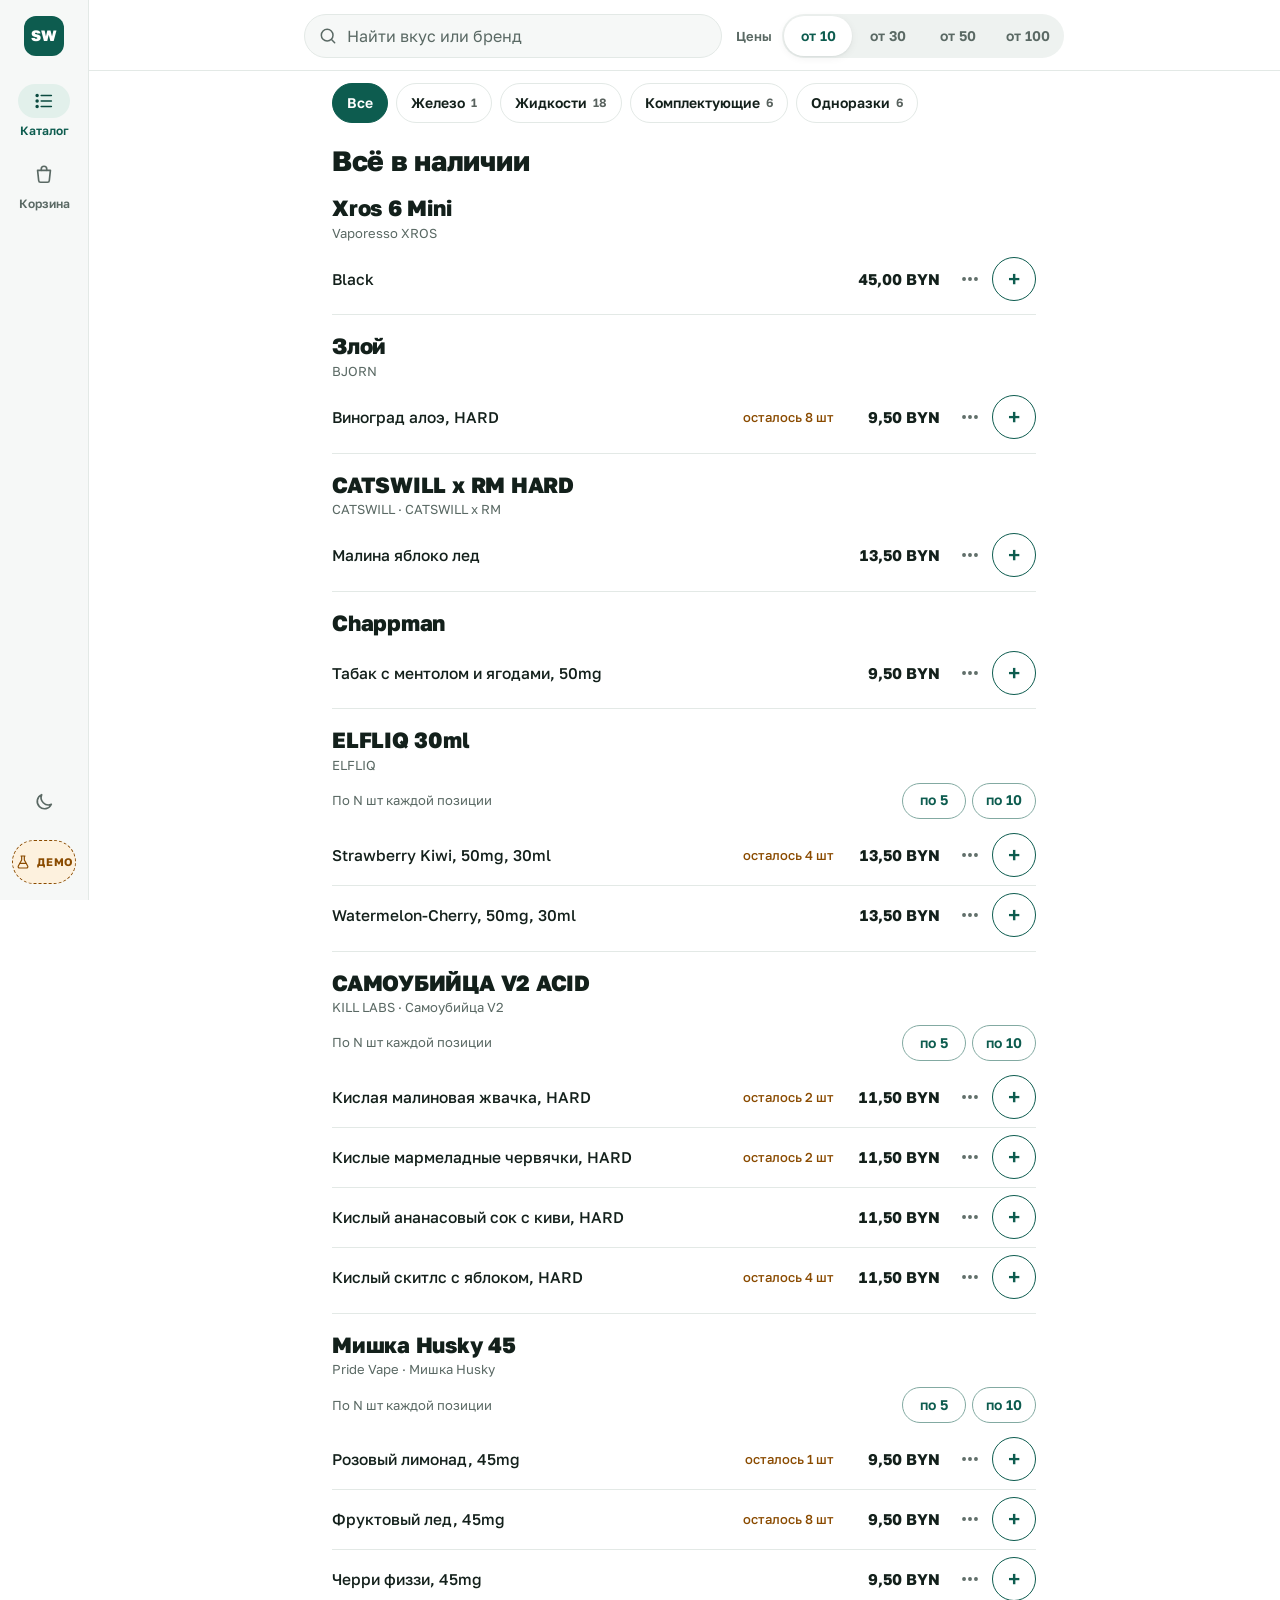
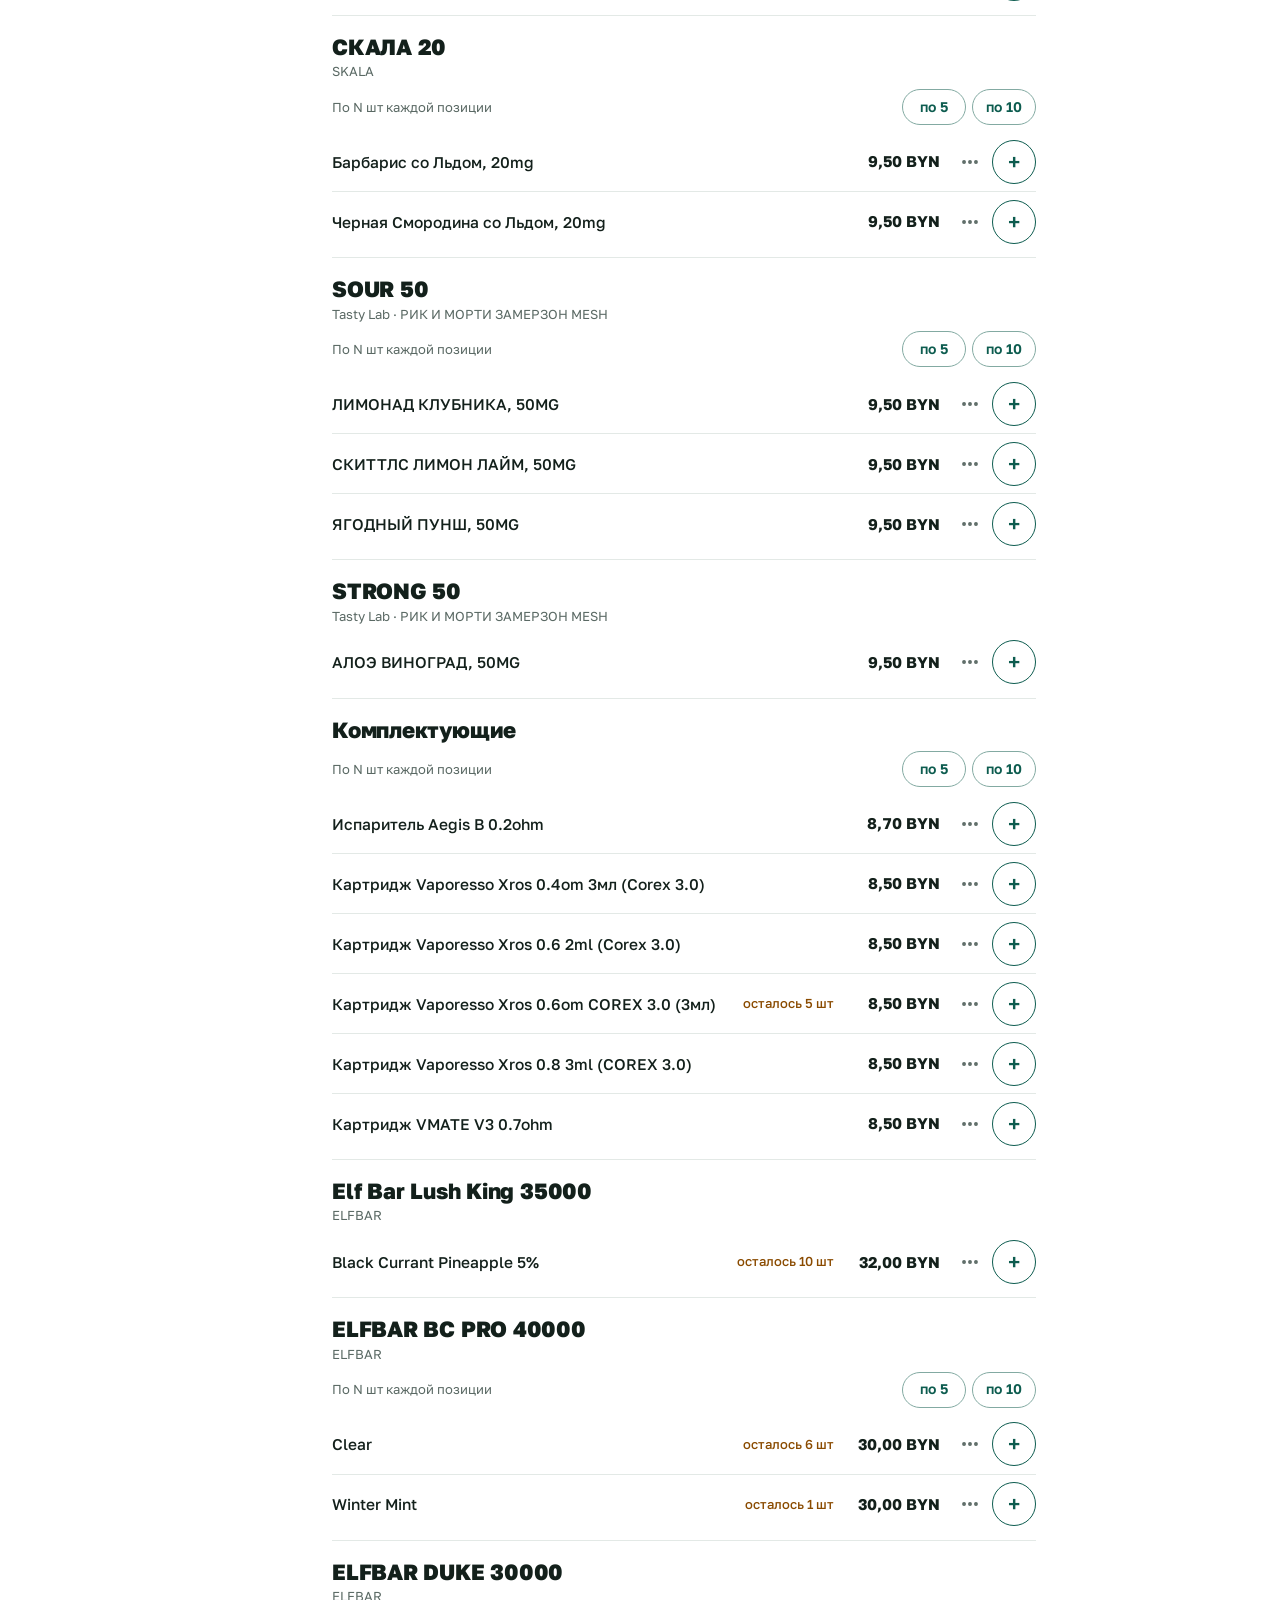
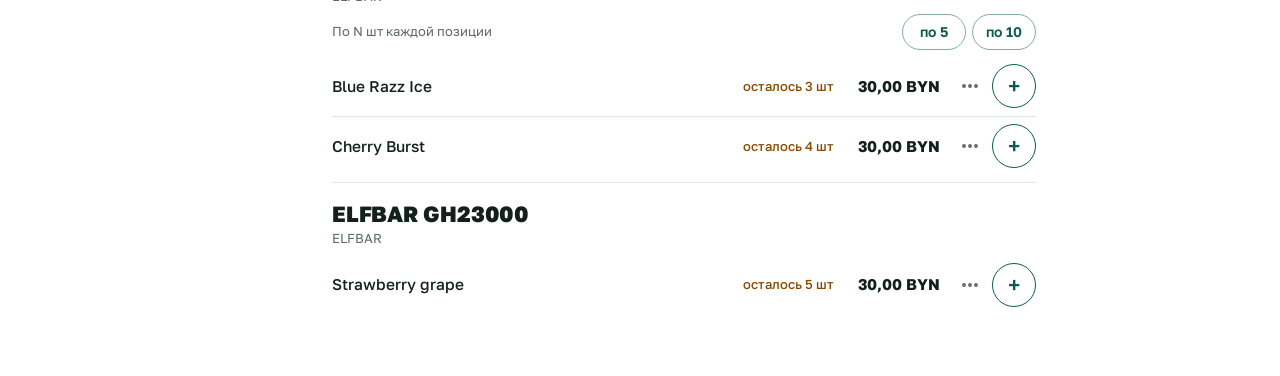
<file: index.html>
<!doctype html>
<html lang="ru">
<head>
<meta charset="utf-8">
<meta name="viewport" content="width=device-width, initial-scale=1, viewport-fit=cover">
<title>Smoke Wave опт</title>
<meta name="theme-color" content="#0d5c4f">
<link rel="icon" href="favicon.ico" sizes="48x48">
<link rel="icon" href="favicon.png" type="image/png" sizes="192x192">
<link rel="apple-touch-icon" href="apple-touch-icon.png">
<link rel="preconnect" href="https://fonts.googleapis.com">
<link rel="preconnect" href="https://fonts.gstatic.com" crossorigin>
<link href="https://fonts.googleapis.com/css2?family=Golos+Text:wght@400;500;600;700;800&display=swap" rel="stylesheet">
<link rel="stylesheet" href="styles.css">
<script>try{var t=localStorage.getItem('sw-final-theme');if(t)document.documentElement.setAttribute('data-theme',JSON.parse(t));}catch(e){}</script>
</head>
<body>
<a class="skip" href="#main">К содержимому</a>
<div class="app">
  <nav class="rail" aria-label="Разделы">
    <a class="rail-logo" href="#/" aria-label="Smoke Wave, каталог"><span class="mark">SW</span></a>
    <div class="rail-tabs" data-tabs></div>
    <button class="icon-btn rail-theme" type="button" data-act="theme" aria-label="Сменить тему"></button>
  </nav>

  <div class="center">
    <header class="top">
      <div class="top-brand">
        <a class="brand" href="#/"><span class="mark">SW</span><span class="brand-txt"><b>Smoke Wave</b><small>оптовый заказ</small></span></a>
        <button class="icon-btn" type="button" data-act="theme" aria-label="Сменить тему"></button>
      </div>
      <div class="top-tools">
        <form class="search" role="search" id="search-form" autocomplete="off">
          <svg aria-hidden="true" viewBox="0 0 24 24"><circle cx="11" cy="11" r="7"/><path d="m20 20-3.5-3.5"/></svg>
          <input id="q" type="search" placeholder="Найти вкус или бренд" aria-label="Поиск по каталогу" enterkeyhint="search">
          <button type="button" class="search-clear" data-act="clear-q" aria-label="Очистить поиск" hidden>
            <svg viewBox="0 0 24 24" aria-hidden="true"><path d="M6 6l12 12M18 6 6 18"/></svg>
          </button>
        </form>
        <div class="tiers" role="group" aria-label="Цены по количеству в заказе">
          <span class="tiers-label" aria-hidden="true">Цены</span>
          <div class="seg" id="tiers"></div>
        </div>
      </div>
    </header>
    <main id="main" tabindex="-1"></main>
  </div>

  <aside class="panel" id="panel" aria-label="Корзина"></aside>
</div>

<div class="minibar" id="minibar"></div>
<nav class="tabbar" aria-label="Разделы"><div class="tabbar-in" data-tabs></div></nav>

<div class="sheet" id="sheet" hidden>
  <div class="sheet-backdrop" data-act="sheet-close"></div>
  <section class="sheet-card" role="dialog" aria-modal="true" aria-labelledby="sheet-title" tabindex="-1">
    <button class="sheet-handle" type="button" data-act="sheet-close" aria-label="Свернуть корзину"><span></span></button>
    <div class="sheet-in" id="sheet-in"></div>
  </section>
</div>

<div class="snack-wrap" aria-live="polite" role="status" id="snack"></div>
<div class="demo" id="demo"></div>

<script src="./data.js"></script>
<script src="./core.js"></script>
<script src="app.js"></script>
</body>
</html>
</file>
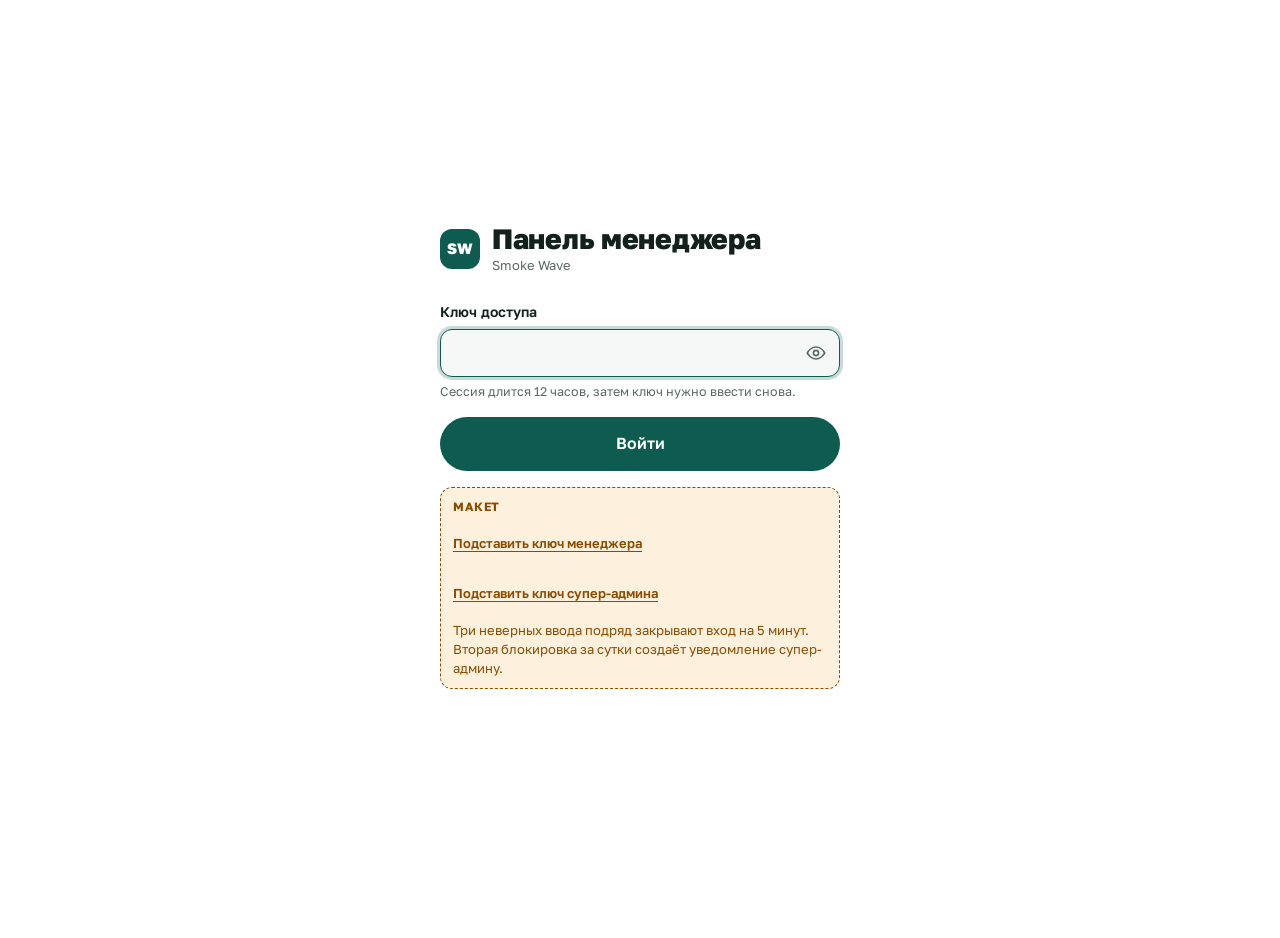
<file: panel/index.html>
<!doctype html>
<html lang="ru">
<head>
<meta charset="utf-8">
<meta name="viewport" content="width=device-width, initial-scale=1, viewport-fit=cover">
<title>Smoke Wave · панель менеджера</title>
<meta name="theme-color" content="#0d5c4f">
<link rel="icon" href="favicon.ico" sizes="48x48">
<link rel="icon" href="favicon.svg" type="image/svg+xml">
<link rel="apple-touch-icon" href="apple-touch-icon.png">
<link rel="preconnect" href="https://fonts.googleapis.com">
<link rel="preconnect" href="https://fonts.gstatic.com" crossorigin>
<link href="https://fonts.googleapis.com/css2?family=Golos+Text:wght@400;500;600;700;800&display=swap" rel="stylesheet">
<!-- Shared tokens and components come from the customer store mockup; styles.css adds panel-only parts. -->
<link rel="stylesheet" href="../styles.css?v=20261017a">
<link rel="stylesheet" href="styles.css?v=20261017a">
<script>try{var t=localStorage.getItem('sw-final-theme');if(t)document.documentElement.setAttribute('data-theme',JSON.parse(t));}catch(e){}</script>
</head>
<body>
<a class="skip" href="#main">К содержимому</a>
<div class="app">
  <nav class="rail" aria-label="Разделы">
    <a class="rail-logo" href="#/" aria-label="Smoke Wave, заказы"><span class="mark">SW</span></a>
    <div class="rail-tabs" data-tabs></div>
    <button class="icon-btn rail-theme" type="button" data-act="theme" aria-label="Сменить тему"></button>
    <button class="icon-btn" type="button" data-act="signout" aria-label="Выйти" data-ic="out"></button>
  </nav>

  <div class="center">
    <header class="top">
      <div class="top-brand">
        <a class="brand" href="#/"><span class="mark">SW</span><span class="brand-txt"><b>Smoke Wave</b><small data-level></small></span></a>
        <span class="top-acts">
          <button class="icon-btn" type="button" data-act="theme" aria-label="Сменить тему"></button>
          <button class="icon-btn" type="button" data-act="signout" aria-label="Выйти" data-ic="out"></button>
        </span>
      </div>
    </header>
    <main id="main" tabindex="-1"></main>
  </div>
</div>

<nav class="tabbar" aria-label="Разделы"><div class="tabbar-in" data-tabs></div></nav>

<div class="sheet" id="sheet" hidden>
  <div class="sheet-backdrop" data-act="dialog-close"></div>
  <section class="sheet-card" role="dialog" aria-modal="true" aria-labelledby="dialog-title" tabindex="-1">
    <div class="sheet-in" id="sheet-in"></div>
  </section>
</div>

<div class="snack-wrap" aria-live="polite" role="status" id="snack"></div>
<div class="demo" id="demo"></div>

<script src="../data.js?v=20261017a"></script>
<script src="data.js?v=20261017a"></script>
<script src="core.js?v=20261017a"></script>
<script src="app.js?v=20261017a"></script>
</body>
</html>
</file>
<file: styles.css>
/* Smoke Wave customer store mockup (final version).
   Phone: bottom tabs, basket bar, bottom sheet. Desktop: left navigation, list, right basket panel.
   Product row: characteristic on the left, price on the right, then "⋯" and "+". */
:root {
  --bg: #ffffff;
  --surface: #ffffff;
  --surface-2: #f6f8f7;
  --sunken: #eef2f0;
  --line: #e3e9e6;
  --fg: #13201b;
  --muted: #5a6964;
  --accent: #0d5c4f;
  --accent-hover: #0a4d42;
  --accent-fg: #ffffff;
  --accent-soft: #e2f0eb;
  --accent-soft-fg: #0a4a3f;
  --ok: #17703f;
  --ok-soft: #e1f3e7;
  --warn: #8a4b00;
  --warn-soft: #fdf1de;
  --danger: #b3261e;
  --danger-soft: #fbe7e5;
  --scrim: rgba(10, 24, 19, .42);
  --sh-1: 0 1px 2px rgba(14, 40, 31, .06), 0 2px 8px rgba(14, 40, 31, .06);
  --sh-2: 0 10px 34px rgba(14, 40, 31, .16), 0 2px 6px rgba(14, 40, 31, .06);
  --font: "Golos Text", system-ui, -apple-system, "Segoe UI", Roboto, "Helvetica Neue", Arial, sans-serif;
  --r-s: 12px; --r: 16px; --r-l: 24px; --pill: 999px;
  --tab-h: 64px; --bar-h: 64px; --brand-h: 56px;
  --safe-b: env(safe-area-inset-bottom, 0px);
  --g: 16px;
  color-scheme: light;
}
@media (prefers-color-scheme: dark) {
  :root:not([data-theme="light"]) {
    --bg: #0e1412; --surface: #141b18; --surface-2: #18211e; --sunken: #1d2824; --line: #26332e;
    --fg: #e6eeea; --muted: #9eaea7; --accent: #5ec3aa; --accent-hover: #7ad2bc; --accent-fg: #03201a;
    --accent-soft: #163730; --accent-soft-fg: #a3e6d4; --ok: #6bd59b; --ok-soft: #163424;
    --warn: #f2b45f; --warn-soft: #36280f; --danger: #ff9389; --danger-soft: #3f1c1a; --scrim: rgba(0, 0, 0, .6);
    --sh-1: 0 1px 2px rgba(0, 0, 0, .35), 0 2px 10px rgba(0, 0, 0, .2);
    --sh-2: 0 12px 36px rgba(0, 0, 0, .55), 0 2px 6px rgba(0, 0, 0, .3);
    color-scheme: dark;
  }
}
:root[data-theme="dark"] {
  --bg: #0e1412; --surface: #141b18; --surface-2: #18211e; --sunken: #1d2824; --line: #26332e;
  --fg: #e6eeea; --muted: #9eaea7; --accent: #5ec3aa; --accent-hover: #7ad2bc; --accent-fg: #03201a;
  --accent-soft: #163730; --accent-soft-fg: #a3e6d4; --ok: #6bd59b; --ok-soft: #163424;
  --warn: #f2b45f; --warn-soft: #36280f; --danger: #ff9389; --danger-soft: #3f1c1a; --scrim: rgba(0, 0, 0, .6);
  --sh-1: 0 1px 2px rgba(0, 0, 0, .35), 0 2px 10px rgba(0, 0, 0, .2);
  --sh-2: 0 12px 36px rgba(0, 0, 0, .55), 0 2px 6px rgba(0, 0, 0, .3);
  color-scheme: dark;
}

*, *::before, *::after { box-sizing: border-box; }
html { -webkit-text-size-adjust: 100%; }
[hidden] { display: none !important; }
body {
  margin: 0; background: var(--bg); color: var(--fg); font: 15px/1.45 var(--font);
  -webkit-font-smoothing: antialiased; overflow-x: clip;
  padding-bottom: calc(var(--tab-h) + var(--safe-b) + 12px);
}
body.has-bar { padding-bottom: calc(var(--tab-h) + var(--bar-h) + var(--safe-b) + 24px); }
body.no-scroll { overflow: hidden; }
a { color: var(--accent); }
button, input, select, textarea { font: inherit; color: inherit; }
button { cursor: pointer; }
svg { width: 22px; height: 22px; fill: none; stroke: currentColor; stroke-width: 1.8; stroke-linecap: round; stroke-linejoin: round; flex: none; }
:focus-visible { outline: 3px solid var(--accent); outline-offset: 2px; border-radius: 10px; }
h1, h2 { margin: 0; letter-spacing: -.01em; }
h1 { font-size: 24px; line-height: 1.15; font-weight: 800; }
.h2 { font-size: 17px; font-weight: 700; margin: 0 0 12px; }
.h2 small { font-size: 13px; font-weight: 500; }
.muted { color: var(--muted); }
.small { font-size: 13px; }
.sr-only { position: absolute; width: 1px; height: 1px; overflow: hidden; clip: rect(0 0 0 0); white-space: nowrap; }
.skip { position: absolute; left: 8px; top: -60px; z-index: 100; background: var(--accent); color: var(--accent-fg); padding: 10px 14px; border-radius: 12px; }
.skip:focus { top: 8px; }
input[type=number] { -moz-appearance: textfield; }
input::-webkit-outer-spin-button, input::-webkit-inner-spin-button { -webkit-appearance: none; margin: 0; }

/* ---------- buttons ---------- */
.btn {
  display: inline-flex; align-items: center; justify-content: center; gap: 8px; min-height: 48px; padding: 0 20px;
  border-radius: var(--pill); border: 0; background: var(--sunken); color: var(--fg); font-weight: 600; text-decoration: none;
  transition: background .15s, transform .1s;
}
.btn:hover { background: var(--line); }
.btn:active { transform: scale(.98); }
.btn-primary { background: var(--accent); color: var(--accent-fg); }
.btn-primary:hover { background: var(--accent-hover); }
.btn[disabled], .btn[disabled]:hover { background: var(--sunken); color: var(--muted); cursor: not-allowed; transform: none; }
.btn-block { width: 100%; }
.btn-lg { min-height: 54px; font-size: 16px; }
.btn-sm { min-height: 44px; padding: 0 16px; font-size: 14px; }
.btn svg { width: 20px; height: 20px; }
.icon-btn { width: 44px; height: 44px; display: inline-grid; place-items: center; border: 0; border-radius: 50%; background: transparent; color: var(--muted); }
.icon-btn:hover { background: var(--sunken); color: var(--fg); }
.text-btn { display: inline-flex; align-items: center; gap: 6px; min-height: 44px; padding: 0 10px; border: 0; background: none; color: var(--muted); font-size: 14px; font-weight: 500; border-radius: 12px; }
.text-btn:hover { color: var(--danger); background: var(--danger-soft); }
.text-btn svg { width: 18px; height: 18px; }

/* ---------- layout ---------- */
.rail, .panel { display: none; }
.center { min-width: 0; }
.mark { width: 40px; height: 40px; border-radius: 12px; display: inline-grid; place-items: center; flex: none; background: var(--accent); color: var(--accent-fg); font-weight: 800; font-size: 15px; letter-spacing: -.02em; }

.top {
  position: sticky; top: calc(-1 * var(--brand-h)); z-index: 30;
  background: color-mix(in srgb, var(--bg) 92%, transparent);
  -webkit-backdrop-filter: saturate(1.4) blur(14px); backdrop-filter: saturate(1.4) blur(14px);
  padding: 0 var(--g) 10px; border-bottom: 1px solid var(--line);
}
.top-brand { height: var(--brand-h); display: flex; align-items: center; justify-content: space-between; }
.brand { display: flex; align-items: center; gap: 10px; text-decoration: none; color: var(--fg); min-height: 44px; }
.brand-txt { display: flex; flex-direction: column; line-height: 1.1; }
.brand-txt b { font-size: 17px; font-weight: 800; }
.brand-txt small { color: var(--muted); font-size: 12px; }
.top-tools { display: flex; flex-direction: column; gap: 8px; }
.search { position: relative; min-width: 0; }
.search > svg { position: absolute; left: 14px; top: 12px; color: var(--muted); width: 20px; height: 20px; pointer-events: none; }
.search input { width: 100%; height: 44px; border-radius: var(--pill); border: 1px solid var(--line); background: var(--surface-2); padding: 0 46px 0 42px; font-size: 16px; }
.search input::placeholder { color: var(--muted); }
.search input:focus { outline: none; border-color: var(--accent); box-shadow: 0 0 0 3px color-mix(in srgb, var(--accent) 25%, transparent); }
.search input::-webkit-search-cancel-button { display: none; }
.search-clear { position: absolute; right: 0; top: 0; width: 44px; height: 44px; border: 0; background: none; border-radius: 50%; display: grid; place-items: center; color: var(--muted); }
.search-clear svg { width: 18px; height: 18px; }
.tiers { display: flex; align-items: center; gap: 10px; }
.tiers-label { font-size: 13px; font-weight: 600; color: var(--muted); }
.seg { flex: 1; display: grid; grid-template-columns: repeat(4, 1fr); background: var(--sunken); border-radius: var(--pill); padding: 2px; gap: 2px; }
.seg-btn { min-height: 40px; border: 0; border-radius: var(--pill); background: transparent; color: var(--muted); font-weight: 600; font-size: 14px; white-space: nowrap; padding: 0 4px; position: relative; }
.seg-btn::after { content: ""; position: absolute; inset: -2px 0; }
.seg-btn.is-on { background: var(--surface); color: var(--accent); box-shadow: var(--sh-1); }
.seg-btn:hover:not(.is-on) { color: var(--fg); }

main { outline: none; padding: 4px var(--g) 24px; }
.view { display: flex; flex-direction: column; gap: 10px; animation: fade .2s ease; }
@keyframes fade { from { opacity: .4; } to { opacity: 1; } }

/* ---------- bottom tabs ---------- */
.tabbar { position: fixed; left: 0; right: 0; bottom: 0; z-index: 40; background: var(--surface); box-shadow: 0 -1px 0 var(--line); padding-bottom: var(--safe-b); }
.tabbar-in { height: var(--tab-h); display: grid; grid-template-columns: repeat(2, 1fr); }
.tab { display: flex; flex-direction: column; align-items: center; justify-content: center; gap: 2px; color: var(--muted); text-decoration: none; font-size: 12px; font-weight: 600; min-height: 44px; position: relative; }
.tab-ic { position: relative; display: grid; place-items: center; width: 56px; height: 30px; border-radius: var(--pill); transition: background .15s; }
.tab.is-active { color: var(--accent); }
.tab.is-active .tab-ic { background: var(--accent-soft); color: var(--accent-soft-fg); }
.tab-badge { position: absolute; top: -4px; right: 4px; min-width: 20px; height: 20px; padding: 0 5px; border-radius: 10px; background: var(--accent); color: var(--accent-fg); font-size: 11px; font-weight: 700; display: grid; place-items: center; box-shadow: 0 0 0 2px var(--surface); }

/* ---------- basket mini bar ---------- */
.minibar { position: fixed; left: 10px; right: 10px; bottom: calc(var(--tab-h) + var(--safe-b) + 8px); z-index: 39; }
.minibar:empty { display: none; }
.minibar-btn { width: 100%; text-decoration: none; min-height: var(--bar-h); display: flex; align-items: center; gap: 12px; padding: 8px 10px 8px 16px; text-align: left; border: 0; border-radius: var(--r); background: var(--accent); color: var(--accent-fg); box-shadow: var(--sh-2); }
.mb-t { flex: 1; min-width: 0; display: flex; flex-direction: column; gap: 3px; }
.mb-t b { font-size: 15px; white-space: nowrap; overflow: hidden; text-overflow: ellipsis; font-variant-numeric: tabular-nums; }
.mb-t small { font-size: 12.5px; opacity: .92; white-space: nowrap; overflow: hidden; text-overflow: ellipsis; }
.mb-t .bar { background: color-mix(in srgb, var(--accent-fg) 22%, transparent); height: 4px; }
.mb-t .bar i { background: var(--accent-fg); }
.mb-go { display: inline-flex; align-items: center; gap: 2px; font-weight: 700; font-size: 14px; padding: 8px 8px 8px 12px; border-radius: var(--pill); background: color-mix(in srgb, var(--accent-fg) 16%, transparent); }
.mb-go svg { width: 18px; height: 18px; }

.bar { display: block; height: 6px; border-radius: 6px; background: var(--sunken); overflow: hidden; }
.bar i { display: block; height: 100%; border-radius: inherit; background: var(--accent); transition: width .35s cubic-bezier(.2, .8, .2, 1); }

/* ---------- category chips ---------- */
.chips { margin: 0 calc(-1 * var(--g)); min-width: 0; }
.chips-in { display: flex; gap: 8px; overflow-x: auto; padding: 6px var(--g) 2px; scrollbar-width: none; }
.chips-in::-webkit-scrollbar { display: none; }
.chip { flex: none; display: inline-flex; align-items: center; gap: 6px; min-height: 40px; padding: 0 14px; border-radius: var(--pill); background: var(--surface); color: var(--fg); text-decoration: none; font-weight: 600; font-size: 14px; white-space: nowrap; border: 1px solid var(--line); position: relative; }
.chip::after { content: ""; position: absolute; inset: -2px 0; }
.chip:hover { border-color: var(--accent); }
.chip.is-on { background: var(--accent); color: var(--accent-fg); border-color: var(--accent); }
.chip-n { font-size: 12px; font-weight: 600; opacity: .7; }
.chips-sub .chip { min-height: 36px; font-weight: 500; font-size: 13.5px; border-color: transparent; background: var(--sunken); }
.chips-sub .chip::after { inset: -4px 0; }
.chips-sub .chip.is-on { background: var(--accent-soft); color: var(--accent-soft-fg); }
.chips-sub .chips-in { padding-top: 2px; }
.sugg { display: flex; flex-wrap: wrap; gap: 8px; }

.sec-head { padding: 10px 0 0; }
.sec-head.row { display: flex; align-items: center; justify-content: space-between; gap: 12px; }
.sec-head p { margin: 2px 0 0; }

/* ---------- list: line ---------- */
.list { display: flex; flex-direction: column; }
.ln { padding: 18px 0 6px; border-top: 1px solid var(--line); }
.list > .ln:first-child { border-top: 0; padding-top: 8px; }
.ln-head { display: flex; align-items: flex-start; gap: 12px; }
.ln-t { flex: 1; min-width: 0; }
.ln-t h2 { font-size: 20px; font-weight: 800; line-height: 1.2; overflow-wrap: anywhere; }
.ln-meta { margin: 2px 0 0; font-size: 13px; color: var(--muted); white-space: nowrap; overflow: hidden; text-overflow: ellipsis; }
.ln-in { color: var(--accent); font-weight: 600; }
.fill { display: flex; align-items: center; gap: 6px; margin-top: 10px; }
.fill-l { font-size: 13px; color: var(--muted); margin-right: auto; }
.fill-btn { min-height: 36px; min-width: 64px; padding: 0 12px; border-radius: var(--pill); border: 1px solid color-mix(in srgb, var(--accent) 45%, var(--line)); background: transparent; color: var(--accent); font-weight: 600; font-size: 14px; position: relative; white-space: nowrap; }
.fill-btn::after { content: ""; position: absolute; inset: -4px 0; }
.fill-btn:hover { background: var(--accent-soft); }

/* product rows */
.rows { list-style: none; margin: 6px 0 0; padding: 0; }
.r { display: flex; align-items: center; gap: 10px; min-height: 56px; padding: 6px 0; border-top: 1px solid var(--line); position: relative; }
.r:first-child { border-top-color: transparent; }
.r.is-in::before { content: ""; position: absolute; left: calc(-1 * var(--g)); top: 8px; bottom: 8px; width: 3px; border-radius: 0 3px 3px 0; background: var(--accent); }
.r-info { flex: 1; min-width: 0; display: flex; flex-direction: column; gap: 2px; }
.r-name { font-size: 15.5px; font-weight: 500; line-height: 1.3; overflow-wrap: anywhere; }
.r.is-in .r-name { font-weight: 600; }
.r-price { flex: none; min-width: 72px; text-align: right; font-weight: 700; font-size: 15px; font-variant-numeric: tabular-nums; white-space: nowrap; }
.low { color: var(--warn); font-weight: 500; font-size: 13px; }
.r-quick { display: flex; gap: 6px; margin-top: 4px; }
.r-ctl { flex: none; display: flex; align-items: center; gap: 2px; position: relative; }
.quick { min-width: 52px; min-height: 36px; padding: 0 10px; border-radius: var(--pill); border: 0; background: var(--sunken); color: var(--fg); font-weight: 600; font-size: 14px; position: relative; }
.quick::after { content: ""; position: absolute; inset: -4px 0; }
.quick:hover:not([disabled]) { background: var(--accent-soft); color: var(--accent-soft-fg); }
.quick[disabled] { opacity: .45; cursor: not-allowed; }
.add { width: 44px; height: 44px; border-radius: 50%; border: 1.5px solid var(--accent); background: transparent; color: var(--accent); font-size: 22px; font-weight: 500; line-height: 1; display: grid; place-items: center; }
.add:hover { background: var(--accent); color: var(--accent-fg); }
.more { width: 40px; height: 44px; border: 0; background: none; color: var(--muted); border-radius: 12px; display: grid; place-items: center; }
.more:hover, .more[aria-expanded="true"] { color: var(--fg); background: var(--sunken); }
.menu { position: absolute; right: 0; top: calc(100% + 4px); z-index: 20; display: flex; gap: 6px; padding: 6px; background: var(--surface); border: 1px solid var(--line); border-radius: 14px; box-shadow: var(--sh-2); }
.menu .quick { min-height: 44px; min-width: 60px; }

.stepper { display: inline-flex; align-items: center; background: var(--accent-soft); border-radius: var(--pill); padding: 2px; flex: none; }
.stepper button { width: 40px; height: 40px; border: 0; border-radius: 50%; background: var(--surface); color: var(--accent-soft-fg); font-size: 20px; font-weight: 600; line-height: 1; display: grid; place-items: center; position: relative; }
.stepper button::after { content: ""; position: absolute; inset: -2px; }
.stepper button svg { width: 18px; height: 18px; }
.stepper button:hover:not([disabled]) { background: var(--accent); color: var(--accent-fg); }
.stepper button[disabled] { background: transparent; color: var(--muted); opacity: .55; cursor: not-allowed; }
.stepper input { width: 44px; height: 40px; border: 0; background: transparent; text-align: center; font-weight: 700; font-size: 16px; font-variant-numeric: tabular-nums; border-radius: 10px; color: var(--accent-soft-fg); }
.stepper input:focus { outline: 2px solid var(--accent); outline-offset: -2px; background: var(--surface); }
.stepper.sm button { width: 36px; height: 36px; font-size: 18px; }
.stepper.sm button::after { inset: -4px; }
.stepper.sm input { width: 40px; height: 36px; font-size: 15px; }

/* collapsible lines (selected category) */
.ghost-btn { display: inline-flex; align-items: center; gap: 6px; min-height: 44px; padding: 0 14px; border: 1px solid var(--line); border-radius: var(--pill); background: var(--surface); color: var(--fg); font-size: 14px; font-weight: 600; white-space: nowrap; flex: none; }
.ghost-btn:hover { border-color: var(--accent); color: var(--accent); }
.ghost-btn svg { width: 18px; height: 18px; }
.acc-list { border-top: 1px solid var(--line); margin-top: 4px; }
.ln-acc, .list > .ln-acc:first-child { padding: 0; border-top: 0; border-bottom: 1px solid var(--line); }
.acc-h { margin: 0; font-size: inherit; }
.ln-toggle { width: 100%; min-height: 60px; display: flex; align-items: center; gap: 8px; padding: 8px 0; border: 0; background: none; text-align: left; color: var(--fg); border-radius: 0; }
.ln-toggle:hover .acc-name { color: var(--accent); }
.ln-toggle:focus-visible { outline-offset: -3px; border-radius: 10px; }
.ln-chev { width: 28px; height: 28px; display: grid; place-items: center; color: var(--muted); transition: transform .18s; flex: none; }
.ln-chev svg { width: 18px; height: 18px; stroke-width: 2.2; }
.ln-acc.is-open .ln-chev { transform: rotate(90deg); color: var(--accent); }
.acc-t { min-width: 0; display: flex; flex-direction: column; gap: 1px; }
.acc-name { font-weight: 750; font-size: 17px; line-height: 1.25; overflow-wrap: anywhere; }
.acc-meta { font-size: 13px; font-weight: 400; color: var(--muted); }
.acc-meta .ln-in { font-weight: 600; }
.ln-acc.has-cart .ln-chev { color: var(--accent); }
.ln-body { padding: 0 0 10px 36px; }
.ln-body .fill { margin-top: 0; }
.ln-body .r.is-in::before { left: -36px; }

/* skeleton */
.chips-sk { display: flex; gap: 8px; overflow: hidden; padding-top: 6px; }
.chips-sk i, .sk i { display: block; background: var(--sunken); border-radius: var(--pill); position: relative; overflow: hidden; }
.chips-sk i { width: 96px; height: 40px; flex: none; }
.sk { display: flex; flex-direction: column; gap: 14px; padding: 18px 0 8px; border-top: 1px solid var(--line); }
.sk-t { width: 55%; height: 20px; } .sk-r { width: 80%; height: 14px; }
.chips-sk i::after, .sk i::after { content: ""; position: absolute; inset: 0; background: linear-gradient(90deg, transparent, color-mix(in srgb, var(--surface) 70%, transparent), transparent); animation: sh 1.1s infinite; transform: translateX(-100%); }
@keyframes sh { to { transform: translateX(100%); } }

/* empty states */
.empty { text-align: center; padding: 36px 16px; display: flex; flex-direction: column; align-items: center; gap: 10px; }
.empty-ic { width: 68px; height: 68px; border-radius: 22px; background: var(--accent-soft); color: var(--accent-soft-fg); display: grid; place-items: center; }
.empty-ic svg { width: 32px; height: 32px; }
.empty h2 { font-size: 19px; }
.empty p { margin: 0 0 6px; color: var(--muted); max-width: 380px; }

/* ---------- basket ---------- */
.cart-head { display: flex; align-items: center; gap: 10px; }
.cart-head h2 { font-size: 20px; font-weight: 800; }
.cart-head .text-btn { margin-left: auto; }
.cl { padding: 12px 0; border-top: 1px solid var(--line); }
.cl:first-child { border-top: 0; }
.cl-head { display: flex; align-items: baseline; justify-content: space-between; gap: 10px; margin-bottom: 2px; }
.cl-head b { font-size: 15px; overflow-wrap: anywhere; min-width: 0; }
.cl-head span { font-size: 13px; color: var(--muted); white-space: nowrap; font-variant-numeric: tabular-nums; }
.ci { display: grid; grid-template-columns: 40px minmax(0, 1fr) auto; grid-template-areas: "x info info" "x step sum"; align-items: center; gap: 2px 10px; padding: 6px 0; }
/* Remove button sits far left, away from the stepper on the right, so it is hard to hit by accident; removal can be undone from the toast. */
.ci-x { grid-area: x; align-self: center; justify-self: start; width: 40px; height: 40px; margin-left: -8px; border: 0; background: none; border-radius: 50%; display: grid; place-items: center; color: var(--muted); }
.ci-x svg { width: 16px; height: 16px; }
.ci-x:hover { color: var(--danger); background: var(--danger-soft); }
.ci-info { grid-area: info; min-width: 0; display: flex; flex-direction: column; }
.ci-name { font-size: 14px; overflow-wrap: anywhere; }
.ci-meta { font-size: 12.5px; color: var(--muted); }
.ci .stepper { grid-area: step; justify-self: start; }
.ci-sum { grid-area: sum; font-variant-numeric: tabular-nums; white-space: nowrap; font-size: 14.5px; text-align: right; }

.minbox { border-radius: var(--r-s); background: var(--warn-soft); color: var(--warn); padding: 12px 14px; display: flex; flex-direction: column; gap: 8px; }
.minbox-t { display: flex; flex-direction: column; }
.minbox-t b { font-size: 15px; }
.minbox-t small { font-size: 12.5px; }
.minbox .bar { background: color-mix(in srgb, var(--warn) 18%, transparent); }
.minbox .bar i { background: var(--warn); }
.minbox.is-ok { background: var(--ok-soft); color: var(--ok); flex-direction: row; align-items: center; gap: 8px; font-size: 14px; font-weight: 600; padding: 10px 14px; }
.minbox.is-ok svg { width: 20px; height: 20px; }
.notice { display: flex; gap: 10px; align-items: flex-start; padding: 12px 14px; border-radius: var(--r-s); background: var(--ok-soft); color: var(--ok); font-weight: 650; font-size: 14.5px; line-height: 1.35; border: 1px solid color-mix(in srgb, var(--ok) 30%, transparent); }
.notice svg { width: 22px; height: 22px; margin-top: -1px; flex: none; }
.notice.is-warn { background: var(--warn-soft); color: var(--warn); border-color: color-mix(in srgb, var(--warn) 30%, transparent); }
.snack-undo { border: 0; background: none; color: inherit; font: inherit; font-weight: 700; text-decoration: underline; padding: 10px 8px; min-height: 44px; }
.sheet-body .notice { margin: 12px 0 4px; }
.next { display: flex; gap: 6px; align-items: flex-start; margin: 0; font-size: 13.5px; color: var(--accent-soft-fg); }
.next svg { width: 18px; height: 18px; margin-top: 1px; color: var(--accent); }

.totals { margin: 0; display: flex; flex-direction: column; gap: 6px; }
.totals > div { display: flex; justify-content: space-between; gap: 12px; align-items: baseline; }
.totals dt { color: var(--muted); font-size: 14px; }
.totals dt small { font-size: 12.5px; }
.totals dd { margin: 0; font-variant-numeric: tabular-nums; font-weight: 600; white-space: nowrap; }
.t-save dt, .t-save dd { color: var(--ok); font-weight: 600; }
.t-sum { padding-top: 8px; border-top: 1px solid var(--line); }
.totals > .t-sum:first-child { border-top: 0; padding-top: 0; }
.t-sum dt { color: var(--fg); font-weight: 700; font-size: 16px; }
.t-sum dt small { color: var(--muted); font-weight: 500; }
.t-sum dd { font-size: 22px; font-weight: 800; }
.why { margin: 6px 0 0; font-size: 12.5px; color: var(--muted); text-align: center; }

.page-sum { display: flex; flex-direction: column; gap: 12px; padding-top: 12px; border-top: 1px solid var(--line); }
.sticky-cta { position: sticky; bottom: calc(var(--tab-h) + var(--safe-b) + 8px); z-index: 5; padding: 8px; margin: 0 -8px; border-radius: var(--r); background: color-mix(in srgb, var(--surface) 94%, transparent); -webkit-backdrop-filter: blur(12px); backdrop-filter: blur(12px); }

/* ---------- bottom sheet ---------- */
.sheet { position: fixed; inset: 0; z-index: 60; }
.sheet-backdrop { position: absolute; inset: 0; background: var(--scrim); opacity: 0; transition: opacity .22s; }
.sheet-card { position: absolute; left: 0; right: 0; bottom: 0; max-height: 90vh; max-height: 90dvh; display: flex; flex-direction: column; background: var(--surface); border-radius: var(--r-l) var(--r-l) 0 0; box-shadow: var(--sh-2); transform: translateY(100%); transition: transform .26s cubic-bezier(.2, .8, .2, 1); outline: none; max-width: 640px; margin: 0 auto; }
.sheet.is-open .sheet-backdrop { opacity: 1; }
.sheet.is-open .sheet-card { transform: none; }
.sheet-handle { height: 24px; width: 100%; border: 0; background: none; display: grid; place-items: center; flex: none; }
.sheet-handle span { width: 44px; height: 5px; border-radius: 3px; background: var(--line); }
.sheet-in { display: flex; flex-direction: column; min-height: 0; flex: 1; }
.sheet-head { display: flex; align-items: center; gap: 4px; padding: 0 8px 6px 16px; }
.sheet-head .cart-head { flex: 1; min-width: 0; }
body.no-scroll .snack-wrap { bottom: auto; top: 12px; }
.sheet-body { overflow-y: auto; flex: 1; min-height: 0; overscroll-behavior: contain; border-top: 1px solid var(--line); padding: 0 16px; }
.sheet-foot { padding: 12px 16px calc(12px + var(--safe-b)); display: flex; flex-direction: column; gap: 10px; border-top: 1px solid var(--line); background: var(--surface-2); }

/* ---------- toast ---------- */
.snack-wrap { position: fixed; left: 12px; right: 12px; bottom: calc(var(--tab-h) + var(--safe-b) + 12px); z-index: 70; display: flex; justify-content: center; pointer-events: none; }
body.has-bar .snack-wrap { bottom: calc(var(--tab-h) + var(--bar-h) + var(--safe-b) + 18px); }
.snack { pointer-events: auto; max-width: 520px; width: 100%; display: flex; align-items: center; gap: 10px; padding: 6px 6px 6px 14px; border-radius: 14px; background: #1b2a25; color: #f1f7f4; box-shadow: var(--sh-2); font-size: 14px; font-weight: 500; transform: translateY(20px); opacity: 0; transition: transform .25s cubic-bezier(.2, .8, .2, 1), opacity .2s; }
[data-theme="dark"] .snack { background: #e7f1ed; color: #102019; }
@media (prefers-color-scheme: dark) { :root:not([data-theme="light"]) .snack { background: #e7f1ed; color: #102019; } }
.snack.is-in { transform: none; opacity: 1; }
.snack > span { flex: 1; padding: 6px 0; }
.snack > svg { color: #7fdcc4; }
[data-theme="dark"] .snack > svg { color: #0d5c4f; }
@media (prefers-color-scheme: dark) { :root:not([data-theme="light"]) .snack > svg { color: #0d5c4f; } }
.snack-x { width: 44px; height: 44px; border: 0; background: none; color: inherit; border-radius: 50%; display: grid; place-items: center; opacity: .8; }
.snack-x svg { width: 18px; height: 18px; }

/* ---------- demo ---------- */
.demo { position: absolute; right: 60px; top: 6px; z-index: 80; display: flex; flex-direction: column; align-items: flex-end; }
@media (max-width: 767px) { .demo-card { position: absolute; top: 0; right: -48px; } }
.demo-pill { display: inline-flex; align-items: center; gap: 6px; min-height: 44px; padding: 0 12px; border-radius: var(--pill); border: 1px dashed var(--warn); background: var(--warn-soft); color: var(--warn); font-weight: 700; font-size: 12px; text-transform: uppercase; letter-spacing: .06em; }
.demo-pill svg { width: 16px; height: 16px; }
.demo-card { width: min(290px, calc(100vw - 24px)); background: var(--surface); border-radius: var(--r); box-shadow: var(--sh-2); padding: 8px; border: 1px dashed var(--warn); display: flex; flex-direction: column; gap: 2px; }
.demo-h { display: flex; align-items: center; justify-content: space-between; padding: 0 0 4px 8px; font-weight: 700; color: var(--warn); font-size: 13px; text-transform: uppercase; letter-spacing: .05em; }
.demo-h span { display: inline-flex; gap: 6px; align-items: center; }
.demo-h svg { width: 16px; height: 16px; }
.demo-card > button { text-align: left; border: 0; background: none; border-radius: 12px; padding: 6px 10px; min-height: 46px; display: flex; flex-direction: column; }
.demo-card > button:hover { background: var(--surface-2); }
.demo-card b { font-size: 14px; }
.demo-card small { color: var(--muted); font-size: 12px; }

/* ---------- checkout ---------- */
.co { display: flex; flex-direction: column; }
.blk { padding: 16px 0; border-top: 1px solid var(--line); }
.co .blk:first-child { border-top: 0; padding-top: 6px; }
.field { display: flex; flex-direction: column; gap: 6px; margin-top: 12px; }
.field:first-of-type { margin-top: 0; }
.field label { font-size: 14px; font-weight: 600; }
.field input, .field select, .field textarea { width: 100%; min-height: 48px; border-radius: 12px; border: 1.5px solid var(--line); background: var(--surface-2); padding: 11px 14px; font-size: 16px; }
.field select { appearance: none; -webkit-appearance: none; background-image: linear-gradient(45deg, transparent 50%, currentColor 50%), linear-gradient(135deg, currentColor 50%, transparent 50%); background-position: calc(100% - 20px) 21px, calc(100% - 15px) 21px; background-size: 5px 5px; background-repeat: no-repeat; padding-right: 40px; }
.field textarea { resize: vertical; min-height: 72px; }
.combo { position: relative; }
.field .combo input { background-image: linear-gradient(45deg, transparent 50%, currentColor 50%), linear-gradient(135deg, currentColor 50%, transparent 50%); background-position: calc(100% - 20px) 21px, calc(100% - 15px) 21px; background-size: 5px 5px; background-repeat: no-repeat; padding-right: 40px; }
.combo-list { position: absolute; left: 0; right: 0; top: calc(100% + 4px); z-index: 30; margin: 0; padding: 6px; list-style: none; max-height: 264px; overflow-y: auto; overscroll-behavior: contain; background: var(--surface); border: 1px solid var(--line); border-radius: 14px; box-shadow: var(--sh-2); }
.combo-opt { min-height: 44px; display: flex; align-items: center; padding: 0 12px; border-radius: 10px; cursor: pointer; font-size: 16px; }
.combo-opt:hover, .combo-opt.is-act { background: var(--accent-soft); color: var(--accent-soft-fg); }
.combo-none { padding: 10px 12px; color: var(--muted); font-size: 14px; }
.field input:focus, .field select:focus, .field textarea:focus { outline: none; border-color: var(--accent); box-shadow: 0 0 0 3px color-mix(in srgb, var(--accent) 22%, transparent); }
[aria-invalid="true"] { border-color: var(--danger) !important; }
.tg-in { position: relative; }
.tg-in > span { position: absolute; left: 14px; top: 13px; color: var(--accent); }
.tg-in input { padding-left: 46px; }
.help { margin: 0; font-size: 12.5px; color: var(--muted); }
.err { margin: 2px 0 0; font-size: 13px; color: var(--danger); font-weight: 500; }
.opts { display: flex; flex-direction: column; gap: 8px; }
.opt { display: flex; align-items: flex-start; gap: 12px; padding: 12px 14px; border-radius: 14px; border: 1.5px solid var(--line); cursor: pointer; position: relative; min-height: 56px; }
.opt input { position: absolute; opacity: 0; inset: 0; margin: 0; cursor: pointer; }
.opt-dot { width: 22px; height: 22px; border-radius: 50%; border: 2px solid var(--muted); flex: none; margin-top: 1px; position: relative; }
.opt.is-on { border-color: var(--accent); background: var(--accent-soft); }
.opt.is-on .opt-dot { border-color: var(--accent); }
.opt.is-on .opt-dot::after { content: ""; position: absolute; inset: 3px; border-radius: 50%; background: var(--accent); }
.opt:has(input:focus-visible) { outline: 3px solid var(--accent); outline-offset: 2px; }
.opt-t { display: flex; flex-direction: column; }
.opt-t b { font-size: 15px; }
.opt-t small { font-size: 13px; color: var(--muted); }
.dfields { margin-top: 14px; padding: 14px; border-radius: 14px; background: var(--surface-2); border: 1px solid var(--line); }
.dfields .field input, .dfields .field select { background-color: var(--surface); }
.alert { display: flex; gap: 10px; align-items: flex-start; padding: 10px 12px; border-radius: 12px; font-size: 13.5px; margin-top: 12px; }
.alert svg { width: 20px; height: 20px; }
.alert p { margin: 0; }
.alert-warn { background: var(--warn-soft); color: var(--warn); }
.alert-err { background: var(--danger-soft); color: var(--danger); margin: 0; flex-wrap: wrap; align-items: center; }
.alert-err > div { flex: 1; min-width: 200px; }
.alert-err p { color: var(--fg); opacity: .85; }
.alert-err .btn { background: var(--danger); color: #fff; }
[data-theme="dark"] .alert-err .btn { color: #2a0705; }
@media (prefers-color-scheme: dark) { :root:not([data-theme="light"]) .alert-err .btn { color: #2a0705; } }
.compact { list-style: none; margin: 0 0 12px; padding: 0; display: flex; flex-direction: column; }
.compact li { display: flex; justify-content: space-between; gap: 12px; padding: 7px 0; border-bottom: 1px solid var(--line); font-size: 14px; }
.compact li span { min-width: 0; overflow-wrap: anywhere; }
.compact small { color: var(--muted); }
.compact b { font-variant-numeric: tabular-nums; white-space: nowrap; }
.co-sum { display: flex; flex-direction: column; gap: 12px; }
.co-sum .h2, .co-sum .compact { margin: 0; }
.spin { width: 18px; height: 18px; border-radius: 50%; border: 2.5px solid currentColor; border-right-color: transparent; animation: rot .7s linear infinite; }
@keyframes rot { to { transform: rotate(360deg); } }

.btn-tg span { min-width: 0; }
@media (max-width: 380px) { .btn-tg { font-size: 15px; padding: 0 14px; } }

/* ---------- order created ---------- */
.done-hero { padding: 20px 0 16px; text-align: center; display: flex; flex-direction: column; align-items: center; gap: 10px; }
.done-status { display: inline-flex; align-items: center; gap: 6px; margin: 0; padding: 6px 12px; border-radius: var(--pill); background: var(--warn-soft); color: var(--warn); font-size: 13.5px; font-weight: 650; }
.done-status svg { width: 18px; height: 18px; }
.done-num { font-size: 34px; font-weight: 800; line-height: 1.1; }
.done-num span { color: var(--accent); font-variant-numeric: tabular-nums; }
.done-lead { margin: 0; max-width: 420px; color: var(--fg); font-size: 15.5px; }
.done-acts { display: grid; grid-template-columns: 1fr 1fr; gap: 8px; width: 100%; max-width: 440px; margin-top: 6px; }
.done-acts .btn { padding: 0 12px; }
.btn.is-copied { background: var(--ok-soft); color: var(--ok); }
.done-dl { display: flex; gap: 10px; align-items: flex-start; margin: 0; font-size: 14.5px; }
.done-dl svg { width: 20px; height: 20px; margin-top: 1px; color: var(--muted); }
.done-dl small { color: var(--muted); font-size: 13px; }
.done-new { margin-top: 40px; padding-top: 20px; border-top: 1px dashed var(--line); display: flex; justify-content: center; }
.confirm { width: 100%; max-width: 440px; padding: 14px; border-radius: var(--r); background: var(--surface-2); border: 1px solid var(--line); text-align: center; }
.confirm p { margin: 0 0 12px; font-size: 14.5px; font-weight: 600; }
.confirm-acts { display: flex; gap: 8px; justify-content: center; flex-wrap: wrap; }
.btn-danger { background: var(--danger-soft); color: var(--danger); }
.btn-danger:hover { background: color-mix(in srgb, var(--danger) 18%, var(--danger-soft)); }
.link-2 { display: inline-flex; align-self: center; align-items: center; gap: 6px; min-height: 44px; padding: 0 12px; border: 0; background: none; border-radius: 10px; font-size: 14px; font-weight: 500; color: var(--muted); text-decoration: underline; text-underline-offset: 3px; }
.link-2 svg { width: 18px; height: 18px; }
.link-2:hover { color: var(--accent); }

/* ---------- tablet: left navigation ---------- */
@media (min-width: 768px) {
  :root { --g: 28px; }
  body, body.has-bar { padding-bottom: 24px; }
  body.has-bar { padding-bottom: calc(var(--bar-h) + 36px); }
  .tabbar { display: none; }
  .app { display: grid; grid-template-columns: 88px minmax(0, 1fr); min-height: 100vh; }
  .rail { display: flex; flex-direction: column; align-items: center; gap: 8px; position: sticky; top: 0; height: 100vh; padding: 16px 0 76px; background: var(--surface-2); box-shadow: 1px 0 0 var(--line); z-index: 35; }
  .rail-logo { margin-bottom: 14px; text-decoration: none; border-radius: 12px; }
  .rail-tabs { display: flex; flex-direction: column; gap: 6px; }
  .rail .tab { width: 76px; padding: 6px 0; gap: 4px; }
  .rail .tab-ic { width: 52px; height: 34px; }
  .rail-theme { margin-top: auto; }
  .top-brand { display: none; }
  .top { top: 0; padding: 14px var(--g) 12px; }
  .top-tools, main { max-width: 760px; margin: 0 auto; }
  .top-tools { flex-direction: row; align-items: center; gap: 14px; }
  .search { flex: 1; }
  .tiers { flex: none; }
  .seg-btn { padding: 0 12px; }
  main { padding: 6px var(--g) 32px; }
  h1 { font-size: 28px; }
  .minibar { left: calc(88px + 24px); right: 24px; bottom: 16px; max-width: 720px; margin: 0 auto; }
  .snack-wrap { bottom: 24px; left: 100px; }
  body.has-bar .snack-wrap { bottom: calc(var(--bar-h) + 32px); }
  .demo { position: fixed; top: auto; bottom: 16px; left: 12px; right: auto; }
  .demo-pill { padding: 0 8px; font-size: 11px; width: 64px; justify-content: center; }
  .demo-card { position: absolute; bottom: 0; left: 0; }
  .sheet-card { bottom: 12px; border-radius: var(--r-l); }
  .chips { margin: 0; }
  .chips-in { padding-left: 0; padding-right: 0; flex-wrap: wrap; }
  .ln-t h2 { font-size: 22px; }
  .ln-head { align-items: center; }
  .fill { margin-top: 8px; }
  .r { min-height: 60px; }
  .r-info { flex-direction: row; align-items: center; flex-wrap: wrap; gap: 4px 14px; }
  .r-price { min-width: 96px; font-size: 15.5px; }
  .ln-body .fill { max-width: 420px; }
  .r-name { flex: 1 1 200px; }
  .r-quick { margin-top: 0; order: 3; }
  .ci { grid-template-columns: 40px minmax(0, 1fr) auto auto; grid-template-areas: "x info step sum"; }
  .ci-sum { min-width: 96px; }
  .sticky-cta { bottom: 12px; }
}

@media (prefers-reduced-motion: reduce) {
  *, *::before, *::after { animation-duration: .01ms !important; transition-duration: .01ms !important; }
}
</file>
<file: panel/styles.css>
/* Smoke Wave manager panel mockup: panel-only styles.
   Tokens, buttons, fields, sheet, toast and the phone/desktop shell come from ../styles.css. */

.tabbar-in { grid-template-columns: repeat(4, 1fr); }
.top { padding-bottom: 0; }
.top-acts { display: flex; gap: 2px; }
@media (max-width: 767px) { .demo { right: 104px; } .demo-card { right: -92px; } }
.pg { display: flex; flex-direction: column; gap: 14px; padding-top: 12px; }
.pg-head { display: flex; align-items: center; gap: 10px; flex-wrap: wrap; }
.pg-head h1 { margin-right: auto; }
.back { display: inline-flex; align-items: center; gap: 4px; min-height: 44px; color: var(--muted); text-decoration: none; font-weight: 600; font-size: 14px; align-self: flex-start; }
.back svg { width: 18px; height: 18px; transform: rotate(180deg); }
.back:hover { color: var(--accent); }

/* ---------- sign-in ---------- */
body.is-login { padding-bottom: 0; }
body.is-login .rail, body.is-login .top, body.is-login .tabbar { display: none; }
body.is-login .app { display: block; }
.login { min-height: 100vh; min-height: 100dvh; display: grid; place-items: center; padding: 24px var(--g); }
.login-card { width: 100%; max-width: 400px; display: flex; flex-direction: column; gap: 16px; }
.login-brand { display: flex; align-items: center; gap: 12px; }
.login-card .field input { font-family: ui-monospace, "SF Mono", Consolas, monospace; letter-spacing: .04em; }
.key-in { position: relative; }
.key-in input { padding-right: 52px; }
.key-in .icon-btn { position: absolute; right: 2px; top: 2px; }
.mute { border-radius: var(--r-s); background: var(--danger-soft); color: var(--danger); padding: 12px 14px; font-weight: 600; }
.mute b { font-variant-numeric: tabular-nums; }
.demo-note { border: 1px dashed var(--warn); background: var(--warn-soft); color: var(--warn); border-radius: var(--r-s); padding: 10px 12px; font-size: 13px; display: flex; flex-direction: column; gap: 6px; }
.demo-note b { text-transform: uppercase; letter-spacing: .05em; font-size: 12px; }
.demo-note button { border: 0; background: none; color: inherit; text-align: left; padding: 6px 0; min-height: 44px; text-decoration: underline; text-underline-offset: 3px; font-weight: 600; }

/* ---------- pills and tags ---------- */
.pill { display: inline-flex; align-items: center; justify-content: center; text-align: center; min-height: 26px; padding: 2px 10px; border-radius: var(--pill); font-size: 12.5px; font-weight: 650; white-space: nowrap; background: var(--sunken); color: var(--muted); }
.pill.is-act { background: var(--accent); color: var(--accent-fg); }
.pill.is-soft { background: var(--accent-soft); color: var(--accent-soft-fg); }
.pill.is-warn { background: var(--warn-soft); color: var(--warn); }
.pill.is-ok { background: var(--ok-soft); color: var(--ok); }
.tag { display: inline-flex; align-items: center; padding: 1px 7px; border-radius: 8px; font-size: 11.5px; font-weight: 700; background: var(--warn-soft); color: var(--warn); white-space: nowrap; vertical-align: 2px; }
.undecided { display: inline-flex; align-items: center; gap: 6px; padding: 4px 10px; border-radius: 8px; border: 1px dashed var(--danger); color: var(--danger); background: var(--danger-soft); font-size: 12.5px; font-weight: 600; }

/* ---------- queue ---------- */
.filters { display: grid; grid-template-columns: 1fr 1fr; gap: 8px; }
.filters .search { grid-column: 1 / -1; }
.filters .field { margin: 0; gap: 3px; }
.filters .field label { font-size: 12.5px; color: var(--muted); font-weight: 600; }
.filters .field input, .filters .field select { min-height: 44px; padding: 8px 12px; font-size: 15px; }
.filters .ghost-btn { align-self: end; justify-content: center; }
.th-sort { display: inline-flex; align-items: center; gap: 2px; min-height: 36px; padding: 0; border: 0; background: none; color: inherit; font: inherit; font-weight: 600; white-space: nowrap; }
.th-sort:hover, .th-sort.is-on { color: var(--fg); }
.th-arrow { display: inline-grid; opacity: 0; transition: transform .15s; }
.th-arrow svg { width: 16px; height: 16px; }
.th-sort:hover .th-arrow { opacity: .5; }
.th-sort.is-on .th-arrow { opacity: 1; color: var(--accent); }
.th-arrow.is-asc { transform: rotate(180deg); }
.q-count { margin: 0; font-size: 13px; color: var(--muted); }
.q-table { display: none; }
.q-cards { list-style: none; margin: 0; padding: 0; display: flex; flex-direction: column; }
.q-card { display: grid; grid-template-columns: minmax(0, 1fr) auto; gap: 2px 10px; padding: 12px 0; border-top: 1px solid var(--line); text-decoration: none; color: var(--fg); }
.q-cards li:first-child .q-card { border-top: 0; }
.q-card:hover .q-num { color: var(--accent); }
.need { display: inline-block; width: 9px; height: 9px; border-radius: 50%; background: var(--warn); margin-left: 6px; vertical-align: middle; }
.filters .f-act svg { width: 16px; height: 16px; }
.q-card .pill { align-self: center; }
.q-num { font-weight: 800; font-size: 17px; font-variant-numeric: tabular-nums; }
.q-name { font-weight: 600; overflow-wrap: anywhere; }
.q-sum { font-weight: 700; font-variant-numeric: tabular-nums; white-space: nowrap; text-align: right; }
.q-meta { grid-column: 1 / -1; font-size: 13px; color: var(--muted); }

/* ---------- order card ---------- */
.o-head { display: flex; flex-direction: column; gap: 6px; }
.o-del { display: none; }
.o-del svg { width: 18px; height: 18px; }
.o-title { display: flex; align-items: center; gap: 10px; flex-wrap: wrap; }
.o-who { margin: 0; font-size: 14.5px; display: flex; flex-wrap: wrap; align-items: center; gap: 4px 12px; }
.who-btn { display: inline-flex; align-items: center; gap: 6px; min-height: 40px; padding: 0 12px 0 8px; border: 1px solid var(--line); border-radius: var(--pill); background: var(--surface); color: var(--fg); text-align: left; }
.who-btn:hover { border-color: var(--accent); color: var(--accent); }
.who-btn svg { width: 18px; height: 18px; color: var(--muted); }
.who-btn b { overflow-wrap: anywhere; }
.o-grid { display: flex; flex-direction: column; }
.o-side, .o-main { display: contents; }
.s-del { order: 1; } .s-goods { order: 2; } .s-sum { order: 3; } .s-notes { order: 4; } .s-acts { order: 5; } .s-cta { order: 6; }
.tag.is-bad { background: var(--danger-soft); color: var(--danger); }
.o-tabs { max-width: 360px; grid-template-columns: 1fr 1fr; }
.o-pg > .alert .btn-sm { margin-left: 0; }
.ask-foot { flex-direction: column; }
.msg-ro { margin: 0; white-space: pre-wrap; padding: 12px 14px; border-radius: 12px; background: var(--surface-2); border: 1px solid var(--line); }
.chip-x { width: 28px; height: 28px; border: 0; background: none; color: var(--muted); display: inline-grid; place-items: center; border-radius: 50%; margin-right: -6px; }
.chip-x svg { width: 14px; height: 14px; color: inherit; }
.h3 { margin: 0 0 6px; font-size: 14px; font-weight: 700; }
.hist { list-style: none; margin: 0; padding: 0; }
.hist li { display: grid; grid-template-columns: 56px 86px minmax(0, 1fr) auto; gap: 8px; padding: 8px 0; border-top: 1px solid var(--line); font-size: 14px; align-items: baseline; }
.hist .num { font-variant-numeric: tabular-nums; white-space: nowrap; font-weight: 600; }
.o-tabs { display: grid; grid-template-columns: 1fr 1fr; max-width: 360px; }
.sec { padding: 16px 0; border-top: 1px solid var(--line); display: flex; flex-direction: column; gap: 12px; }
.sec .h2 { margin: 0; }
.sec-row { display: flex; align-items: center; gap: 10px; flex-wrap: wrap; }
.sec-row .h2 { margin-right: auto; }
.grid2 { display: grid; grid-template-columns: 1fr; gap: 12px; }
.grid2 .field { margin: 0; }
.seg.seg-2 { grid-template-columns: 1fr 1fr; max-width: 320px; }
.seg-btn[disabled] { opacity: .6; cursor: not-allowed; }
.field input[disabled], .field select[disabled], .field textarea[disabled], .lp input[disabled] { opacity: .75; cursor: not-allowed; }

.pl { border-bottom: 1px solid var(--line); padding: 4px 0 10px; }
.pl-list { border-top: 1px solid var(--line); }
.pl.is-missing { background: var(--danger-soft); margin: 0 calc(-1 * var(--g)); padding-left: var(--g); padding-right: var(--g); }
.pl-top { display: grid; grid-template-columns: minmax(0, 1fr) auto; grid-template-areas: "t lp"; align-items: start; gap: 6px 8px; }
.pl-top .ln-toggle { grid-area: t; min-width: 0; min-height: 56px; }
.pl.is-open .ln-chev { transform: rotate(90deg); color: var(--accent); }
.lp { grid-area: lp; display: flex; flex-direction: column; align-items: flex-end; gap: 6px; flex: none; padding: 6px 0 4px; position: relative; }
.lp-row { display: flex; align-items: center; gap: 6px; }
.lp .pl-btn { min-height: 44px; padding: 0 6px 0 12px; font-size: 13.5px; display: inline-flex; align-items: center; gap: 2px; }
.pl-btn svg { width: 16px; height: 16px; }
.pl-btn[aria-expanded="true"] { border-color: var(--accent); color: var(--accent); }
.pmenu { position: absolute; right: 0; top: 54px; z-index: 20; min-width: 190px; display: flex; flex-direction: column; padding: 6px; background: var(--surface); border: 1px solid var(--line); border-radius: 14px; box-shadow: var(--sh-2); }
.pmenu-i { display: flex; justify-content: space-between; align-items: center; gap: 16px; min-height: 44px; padding: 0 12px; border: 0; border-radius: 10px; background: none; font-size: 15px; font-variant-numeric: tabular-nums; }
.pmenu-i:hover { background: var(--sunken); }
.pmenu-i.is-on { background: var(--accent-soft); color: var(--accent-soft-fg); }
.pmenu-i span { color: var(--muted); font-size: 14px; }
.pmenu-i.is-on span { color: inherit; }
.btn.is-off { background: var(--sunken); color: var(--muted); }
@media (max-width: 767px) { .pl-top .lp input { width: 78px; } .lp .pl-btn { padding: 0 4px 0 10px; } }
.lp .pchip { min-height: 32px; padding: 0 10px; font-size: 12.5px; }
.ded .lp { padding: 0; }
.ded + .ded { margin-top: -4px; }
.lp input { width: 92px; height: 44px; border-radius: 12px; border: 1.5px solid var(--line); background: var(--surface-2); text-align: right; padding: 0 12px; font-size: 16px; font-weight: 700; font-variant-numeric: tabular-nums; }
.lp input:focus { outline: none; border-color: var(--accent); box-shadow: 0 0 0 3px color-mix(in srgb, var(--accent) 22%, transparent); }
.lp small { font-size: 11.5px; color: var(--muted); }
.pchip { min-height: 36px; padding: 0 10px; border-radius: var(--pill); border: 1px solid var(--line); background: var(--surface); font-size: 13px; font-weight: 600; white-space: nowrap; position: relative; font-variant-numeric: tabular-nums; }
.pchip::after { content: ""; position: absolute; inset: -4px 0; }
.pchip:hover:not([disabled]) { border-color: var(--accent); color: var(--accent); }
.pchip.is-on { background: var(--accent-soft); color: var(--accent-soft-fg); border-color: transparent; }
.pchip.is-cust { border-color: color-mix(in srgb, var(--accent) 45%, var(--line)); color: var(--accent); }
.pchip[disabled] { opacity: .6; cursor: not-allowed; }
.pchip small { font-weight: 500; color: var(--muted); }
.pl-none { font-size: 11.5px; color: var(--muted); }
.pl-items { list-style: none; margin: 8px 0 0; padding: 0 0 0 36px; }
.pi { display: grid; grid-template-columns: minmax(0, 1fr) auto 40px; grid-template-areas: "name name x" "step sum x"; align-items: center; gap: 4px 10px; padding: 8px 0; border-top: 1px solid var(--line); }
.pi-name { grid-area: name; font-size: 14.5px; overflow-wrap: anywhere; }
.pi .stepper { grid-area: step; justify-self: start; }
.pi-sum { grid-area: sum; text-align: right; font-variant-numeric: tabular-nums; white-space: nowrap; font-size: 14.5px; }
.pi-x { grid-area: x; }
.add-res { list-style: none; margin: 0; padding: 0; }
.add-res li { display: flex; align-items: center; gap: 10px; padding: 6px 0; border-top: 1px solid var(--line); }
.add-res span { flex: 1; min-width: 0; font-size: 14.5px; overflow-wrap: anywhere; }
.add-res small { display: block; color: var(--muted); font-size: 12.5px; }
.ded { display: flex; align-items: center; gap: 10px; }
.ded label { font-weight: 600; font-size: 14px; margin-right: auto; }
.blockers { margin: 0; padding: 10px 14px 10px 30px; border-radius: var(--r-s); background: var(--warn-soft); color: var(--warn); font-size: 13.5px; font-weight: 500; }
.sticky-cta { display: flex; flex-direction: column; gap: 8px; }
.cta-note { padding-left: 14px; }

/* ---------- dialogs ---------- */
.dlg-head { display: flex; align-items: center; gap: 8px; padding: 14px 8px 10px 16px; }
.dlg-head h2 { flex: 1; font-size: 19px; font-weight: 800; }
.dlg-body { padding-top: 12px; padding-bottom: 14px; display: flex; flex-direction: column; gap: 12px; }
.dlg-body p { margin: 0; }
.pv { width: 100%; border-collapse: collapse; font-size: 14px; }
.pv th { text-align: left; font-size: 13px; padding: 10px 0 4px; font-weight: 700; }
.pv td { padding: 5px 0; border-top: 1px solid var(--line); vertical-align: top; font-variant-numeric: tabular-nums; }
.pv td + td { text-align: right; white-space: nowrap; padding-left: 10px; }
.pv td small { color: var(--muted); }
.msg { width: 100%; min-height: 150px; border-radius: 12px; border: 1.5px solid var(--line); background: var(--surface-2); padding: 12px 14px; font-size: 16px; line-height: 1.5; resize: vertical; }
.msg:focus { outline: none; border-color: var(--accent); }
.pdf { display: inline-flex; align-items: center; gap: 8px; padding: 8px 12px; border-radius: 12px; background: var(--sunken); font-size: 13.5px; font-weight: 600; align-self: flex-start; }
.alert .pdf { padding: 2px 8px; margin-left: 4px; vertical-align: middle; }
.alert .btn-sm { flex: none; }
.o-pg > .alert { flex-wrap: wrap; align-items: center; margin-top: 0; }
.o-pg > .alert p { flex: 1; min-width: 200px; }
.pdf svg { width: 18px; height: 18px; color: var(--danger); }
.dlg-foot { flex-direction: column; }
.task { display: flex; align-items: center; gap: 12px; padding: 12px 0; border-top: 1px solid var(--line); }
.tasks { list-style: none; margin: 0; padding: 0; }
.task-h { flex: 1; min-width: 0; display: flex; flex-direction: column; gap: 1px; }
.task-h .h2 { margin: 0; }
.task-h p { margin: 0; }
.task.is-main { flex-direction: column; align-items: stretch; border: 1px solid color-mix(in srgb, var(--accent) 40%, var(--line)); border-radius: var(--r); background: var(--accent-soft); padding: 14px; }
.task.is-main .help { color: var(--fg); opacity: .8; }
.task-acts { display: flex; flex-wrap: wrap; align-items: center; gap: 8px; }
.task.is-main .btn:not(.btn-primary) { background: var(--surface); }
.pc { width: 100%; border-collapse: collapse; background: var(--surface); border-radius: var(--r-s); overflow: hidden; }
.pc th { text-align: left; font-size: 12.5px; color: var(--muted); font-weight: 600; padding: 8px 10px; }
.pc td { padding: 8px 10px; border-top: 1px solid var(--line); font-size: 14.5px; vertical-align: middle; }
.pc td:last-child { text-align: right; width: 1%; }
.pc td small { display: block; color: var(--muted); font-size: 12.5px; }
.pc td a { color: var(--fg); font-weight: 600; overflow-wrap: anywhere; }
.pc-track { font-family: ui-monospace, "SF Mono", Consolas, monospace; font-size: 13.5px; white-space: nowrap; }
@media (max-width: 420px) { .pc th, .pc td { padding: 8px 6px; } .pc-track { font-size: 12px; } .pc .btn-sm { padding: 0 10px; font-size: 13px; } }
.set { max-width: 760px; border: 1px solid var(--line); border-radius: var(--r); background: var(--surface); padding: 16px; box-shadow: var(--sh-1); }
.set + .set { margin-top: 6px; }
.set > .h2 { padding-bottom: 10px; border-bottom: 1px solid var(--line); }
@media (min-width: 768px) { .set { padding: 20px 22px; } }
.set #pay { min-height: 0; height: 196px; line-height: 1.5; } /* room for 5-7 lines */
.set .h3 { margin-top: 6px; }
.ch { display: flex; flex-direction: column; gap: 12px; }
.ch-side { display: flex; flex-direction: column; gap: 10px; min-width: 0; }
.ch-folders { max-width: none; }
.ch-folders .seg-btn { font-size: 13.5px; }
.ch-list { list-style: none; margin: 0; padding: 0; }
.ch-item { display: flex; flex-direction: column; gap: 3px; padding: 10px 8px; border-top: 1px solid var(--line); text-decoration: none; color: var(--fg); border-radius: 10px; }
.ch-item:hover, .ch-item.is-on { background: var(--surface-2); }
.ch-item.is-on { box-shadow: inset 3px 0 0 var(--accent); }
.ch-top { display: flex; justify-content: space-between; gap: 10px; align-items: baseline; }
.ch-top b { overflow-wrap: anywhere; }
.ch-top time { font-size: 12.5px; color: var(--muted); white-space: nowrap; font-variant-numeric: tabular-nums; }
.ch-prev { font-size: 13.5px; color: var(--muted); display: -webkit-box; -webkit-line-clamp: 2; -webkit-box-orient: vertical; overflow: hidden; }
.ch-flags { display: flex; gap: 6px; flex-wrap: wrap; }
.ch-flags:empty { display: none; }
.ch.has-cur .ch-side { display: none; }
.ch-thread { display: flex; flex-direction: column; gap: 10px; min-width: 0; }
.ch-empty { display: none; }
.ch-head { display: flex; align-items: center; gap: 8px 12px; flex-wrap: wrap; }
.ch-tasks { list-style: none; margin: 0; padding: 8px 12px; display: flex; flex-direction: column; gap: 4px; border-radius: var(--r-s); background: var(--warn-soft); color: var(--warn); font-size: 13.5px; }
.ch-tasks li { display: flex; gap: 8px; align-items: flex-start; }
.ch-tasks svg { width: 16px; height: 16px; margin-top: 2px; }
.ch-tasks a { color: inherit; }
a.who-btn { text-decoration: none; font-weight: 600; font-size: 14px; }
.ch-btns { display: flex; gap: 8px; margin-left: auto; }
@media (max-width: 640px) { .ch-btns { width: 100%; margin-left: 0; } .ch-btns .ghost-btn { flex: 1; min-width: 0; justify-content: center; padding: 0 8px; font-size: 13px; gap: 4px; } .ch-btns .ghost-btn svg { width: 16px; height: 16px; } }
.task .task-acts { justify-content: flex-end; flex: none; max-width: 60%; }
.task .btn svg { width: 16px; height: 16px; }
@media (max-width: 640px) { .tasks .task { flex-direction: column; align-items: stretch; } .task .task-acts { max-width: none; justify-content: flex-start; } }
.ghost-btn.is-on { border-color: var(--warn); color: var(--warn); background: var(--warn-soft); }
.ch-box { display: flex; flex-direction: column; min-height: 300px; border: 1px solid var(--line); border-radius: var(--r); background: var(--surface-2); overflow: hidden; }
.ch-msgs { flex: 1; min-height: 0; list-style: none; margin: 0; padding: 12px; display: flex; flex-direction: column; gap: 8px; overflow-y: auto; overscroll-behavior: contain; }
.ch-box .ch-form { padding: 8px; border-top: 1px solid var(--line); background: var(--surface); }
.ch-box .ch-bar { background: var(--surface-2); }
.ch-box .ch-form .help { font-size: 11.5px; }
.ch-blocked { margin: 0; border-radius: 0; }
.m { max-width: 84%; display: flex; flex-direction: column; gap: 2px; }
.m p { margin: 0; padding: 8px 12px; border-radius: 14px; background: var(--surface); border: 1px solid var(--line); overflow-wrap: anywhere; white-space: pre-wrap; }
.m small { font-size: 11.5px; color: var(--muted); padding: 0 4px; }
.m-m { align-self: flex-end; align-items: flex-end; }
.m-m p { background: var(--accent); color: var(--accent-fg); border-color: transparent; }
.m-bot { align-self: center; align-items: center; max-width: 92%; }
.m-bot p { background: transparent; border-style: dashed; color: var(--muted); font-size: 13.5px; text-align: center; }
.ch-form { display: flex; flex-direction: column; gap: 6px; }
.ch-bar { display: flex; align-items: flex-end; gap: 4px; padding: 4px; border: 1.5px solid var(--line); border-radius: 26px; background: var(--surface-2); }
.ch-bar:focus-within { border-color: var(--accent); box-shadow: 0 0 0 3px color-mix(in srgb, var(--accent) 22%, transparent); }
.ch-clip { flex: none; }
.ch-clip[disabled] { opacity: .4; cursor: not-allowed; }
.ch-send { flex: none; width: 44px; height: 44px; border: 0; border-radius: 50%; background: var(--accent); color: var(--accent-fg); display: grid; place-items: center; transition: background .15s, transform .1s; }
.ch-send:hover { background: var(--accent-hover); }
.ch-send:active { transform: scale(.94); }
.ch-send svg { width: 22px; height: 22px; margin-left: -2px; }
.ch-files, .m-files { display: flex; flex-wrap: wrap; gap: 6px; }
.m-files { margin-top: 6px; }
.m-m .m-files .pdf { background: color-mix(in srgb, var(--accent-fg) 18%, transparent); color: inherit; }
.m-m .m-files .pdf svg { color: inherit; }
.ch-form .help { margin: 0 12px; }
.ch-form textarea { flex: 1; min-width: 0; min-height: 44px; max-height: 160px; border: 0; background: transparent; padding: 10px 6px; font-size: 16px; line-height: 1.5; resize: vertical; }
.ch-form textarea:focus { outline: none; }
.ch-form textarea { resize: none; }
.row-form { display: flex; gap: 8px; align-items: flex-end; }
.row-form .field { flex: 1; margin: 0; }
.set .ded .lp input { width: 92px; }
.rp .num { text-align: right; font-variant-numeric: tabular-nums; }
.rp th.num { white-space: normal; }
.rp { border: 1px solid var(--line); }
@media (max-width: 480px) { .rp th { font-size: 11.5px; padding: 8px 4px; overflow-wrap: anywhere; hyphens: auto; } .rp td { padding: 8px 4px; font-size: 13.5px; } }
.key-show { margin: 0; padding: 12px 14px; border-radius: 12px; background: var(--surface-2); border: 1px dashed var(--accent); font-family: ui-monospace, "SF Mono", Consolas, monospace; font-size: 15px; font-weight: 700; overflow-wrap: anywhere; user-select: all; }
.set .btn { align-self: flex-start; }
button.chip { cursor: pointer; }
@media (min-width: 900px) {
  .ch { display: grid; grid-template-columns: 340px minmax(0, 1fr); gap: 18px; align-items: start; }
  .ch.has-cur .ch-side { display: flex; }
  .ch-empty { display: grid; place-items: center; min-height: 240px; border: 1px dashed var(--line); border-radius: var(--r); }
  .ch-head .back { display: none; }
}
.acc-btn { min-height: 56px; }
.acc-btn.is-open .ln-chev { transform: rotate(90deg); color: var(--accent); }
.acc-body { display: flex; flex-direction: column; gap: 10px; padding-left: 36px; }
.task-sort { max-width: 360px; }
.m-pre { display: block; font-size: 12px; font-weight: 700; opacity: .85; margin-bottom: 2px; }
.ch-in { flex: 1; min-width: 0; position: relative; display: flex; }
.cmds { position: absolute; left: 0; right: 0; bottom: calc(100% + 6px); z-index: 20; display: flex; flex-direction: column; padding: 6px; background: var(--surface); border: 1px solid var(--line); border-radius: 14px; box-shadow: var(--sh-2); max-height: 240px; overflow-y: auto; }
.cmds p { margin: 0; padding: 8px; }
.cmd { display: flex; flex-direction: column; gap: 1px; text-align: left; padding: 8px 10px; border: 0; background: none; border-radius: 10px; min-height: 44px; }
.cmd:hover, .cmd:first-child { background: var(--sunken); }
.cmd b { color: var(--accent); }
.cmd span { font-size: 13px; color: var(--muted); display: -webkit-box; -webkit-line-clamp: 2; -webkit-box-orient: vertical; overflow: hidden; }
.items { list-style: none; margin: 0; padding: 0; display: flex; flex-direction: column; gap: 12px; }
.items li, .item-new { display: flex; flex-direction: column; gap: 6px; }
.item-new { padding-top: 12px; border-top: 1px dashed var(--line); }
.item-top { display: flex; align-items: center; gap: 8px; }
.item-top input { flex: 1; min-width: 0; min-height: 44px; border-radius: 12px; border: 1.5px solid var(--line); background: var(--surface-2); padding: 8px 12px; font-size: 16px; font-weight: 600; }
.items textarea, .item-new textarea { width: 100%; min-height: 64px; border-radius: 12px; border: 1.5px solid var(--line); background: var(--surface-2); padding: 10px 12px; font-size: 15px; resize: vertical; }
.item-top input:focus, .items textarea:focus, .item-new textarea:focus { outline: none; border-color: var(--accent); }
.slash { font-weight: 800; color: var(--accent); font-size: 18px; }
.set .lp input[type=time] { width: 116px; text-align: center; }
.pick-list { list-style: none; margin: 0; padding: 0; display: flex; flex-direction: column; gap: 8px; }
.pick { width: 100%; display: flex; align-items: center; gap: 12px; text-align: left; min-height: 60px; padding: 10px 12px 10px 14px; border: 1.5px solid var(--line); border-radius: 14px; background: var(--surface); color: var(--fg); transition: border-color .15s, background .15s; }
.pick:hover, .pick:focus-visible { border-color: var(--accent); background: var(--accent-soft); }
.pick-t { flex: 1; min-width: 0; display: flex; flex-direction: column; gap: 2px; }
.pick-t b { font-size: 15px; overflow-wrap: anywhere; }
.pick-t small { font-size: 12.5px; color: var(--muted); }
.pick-s { flex: none; font-size: 12.5px; color: var(--muted); white-space: nowrap; }
.pick-plus { flex: none; width: 36px; height: 36px; border-radius: 50%; border: 1.5px solid var(--accent); color: var(--accent); display: grid; place-items: center; }
.pick-plus svg { width: 18px; height: 18px; }
.pick:hover .pick-plus { background: var(--accent); color: var(--accent-fg); }
.o-side .combo-opt { min-height: 40px; font-size: 15px; }
.stub { border: 1px dashed var(--line); border-radius: var(--r); padding: 28px 16px; text-align: center; color: var(--muted); }
.sec-list { list-style: none; margin: 0; padding: 0; }
.sec-list li { padding: 12px 0; border-top: 1px solid var(--line); display: flex; flex-direction: column; }
.sec-list small { color: var(--muted); }

@media (min-width: 768px) {
  main { max-width: 1360px; }
  .pg:not(.o-pg) { max-width: 1360px; }
  .login { padding: 40px; }
  .filters { grid-template-columns: repeat(4, minmax(0, 1fr)) auto auto; align-items: end; }
  .q-cards { display: none; }
  .q-table { display: table; width: 100%; border-collapse: collapse; }
  .q-table th.num .th-sort { flex-direction: row-reverse; }
  .q-table th.num { text-align: right; }
  .q-table .q-who { overflow-wrap: anywhere; min-width: 160px; }
  .q-table .q-n { white-space: nowrap; }
  .q-table th { text-align: left; font-size: 12.5px; font-weight: 600; color: var(--muted); padding: 8px 12px 8px 0; border-bottom: 1px solid var(--line); white-space: nowrap; }
  .q-table td { padding: 12px 12px 12px 0; border-bottom: 1px solid var(--line); font-size: 14.5px; vertical-align: middle; }
  .q-table tr[data-href] { cursor: pointer; }
  .q-table tr[data-href]:hover td { background: var(--surface-2); }
  .q-table .num { text-align: right; font-variant-numeric: tabular-nums; white-space: nowrap; font-weight: 700; }
  .q-table a { color: var(--fg); text-decoration: none; }
  .q-table time { white-space: nowrap; color: var(--muted); font-variant-numeric: tabular-nums; }
  .grid2 { grid-template-columns: 1fr 1fr; }
  .pl.is-missing { margin: 0 -12px; padding-left: 12px; padding-right: 12px; border-radius: var(--r-s); }
  .pi { grid-template-columns: minmax(0, 1fr) auto 110px 40px; grid-template-areas: "name step sum x"; }
  .sheet-card { max-width: 680px; }
  .dlg-foot { flex-direction: row-reverse; }
  .dlg-foot .btn { flex: 1; }
  .rail { padding-bottom: 76px; }
}

/* ---------- desktop: compact two-column order card ---------- */
@media (min-width: 1100px) {
  .filters { grid-template-columns: minmax(220px, 2fr) repeat(4, minmax(0, 1fr)) auto auto; }
  .filters .search { grid-column: auto; }
  .o-pg { gap: 10px; padding-top: 4px; }
  .o-head { flex-direction: row; align-items: center; gap: 18px; flex-wrap: wrap; }
  .o-del { display: inline-flex; margin-left: auto; }
  .a-del, .s-acts.only-del { display: none; }
  .o-grid { display: grid; grid-template-columns: minmax(0, 1fr) 380px; gap: 14px; align-items: start; }
  .o-main { grid-column: 1; grid-row: 1; min-width: 0; display: flex; flex-direction: column; gap: 10px; }
  .s-sum .totals, .s-sum .ded { max-width: 420px; margin-left: auto; width: 100%; }
  .o-side { grid-column: 2; grid-row: 1; min-width: 0; display: flex; flex-direction: column; gap: 10px; position: sticky; top: 12px; max-height: calc(100vh - 24px); overflow-y: auto; padding-right: 2px; }
  .o-grid .sec { border: 1px solid var(--line); border-radius: var(--r); background: var(--surface); padding: 12px 14px; gap: 10px; }
  .o-side .grid2 { grid-template-columns: 1fr 1fr; gap: 8px 10px; }
  .o-side .grid2 .wide, .o-side .field:has(#d-address), .o-side .field:has(#d-fullName) { grid-column: 1 / -1; }
  .o-side .field { margin: 0; gap: 3px; }
  .o-side .field + .field { margin-top: 0; }
  .o-side .s-notes .field + .field { margin-top: 8px; }
  .o-side .field label { font-size: 12.5px; color: var(--muted); }
  .o-side .field input, .o-side .field select { min-height: 40px; padding: 6px 12px; font-size: 15px; }
  .o-side .field select { background-position: calc(100% - 18px) 17px, calc(100% - 13px) 17px; }
  .o-side .field textarea { min-height: 52px; padding: 8px 12px; font-size: 15px; }
  .o-side .seg-btn { min-height: 36px; }
  .o-side .help { font-size: 12px; }
  .o-side .lp input { height: 40px; }
  .o-side .sticky-cta { position: sticky; bottom: 0; margin: 0; padding: 8px 0 0; background: var(--bg); border-radius: 0; }
  .pl { padding: 2px 0 6px; }
  .pl-top { align-items: center; gap: 4px 14px; }
  .pl-top .ln-toggle { min-height: 52px; }
  .lp { padding: 4px 0; gap: 4px; }
  .lp input { height: 40px; }
  .lp .pchip { min-height: 28px; }
  .lp .pl-btn { min-height: 40px; }
  .pmenu { top: 48px; }
  .pl-items { margin-top: 2px; }
  .pi { padding: 4px 0; }
}

/* ---------- order documents and the receipt check (A-15, A-34) ---------- */
.o-tools { display: flex; flex-wrap: wrap; gap: 8px; }
.o-tools:empty { display: none; }
.o-tools .btn { padding: 0 12px; gap: 6px; }
.o-tools .btn svg { width: 18px; height: 18px; }
.o-pg > .alert .btn svg { width: 16px; height: 16px; }
.task-acts .btn svg { width: 16px; height: 16px; }
.rcpt-grid { display: flex; flex-direction: column; gap: 14px; }
.rcpt { margin: 0; display: flex; flex-direction: column; gap: 8px; }
.rcpt-paper { display: flex; flex-direction: column; gap: 4px; padding: 16px 18px 18px; border-radius: 6px; background: #fbfbf8; color: #1d2421; border: 1px solid var(--line); box-shadow: var(--sh-1, 0 1px 3px rgba(0, 0, 0, .12)); font-family: ui-monospace, "SF Mono", Consolas, monospace; font-size: 13px; max-width: 340px; width: 100%; align-self: center; }
.rcpt-paper > b { font-size: 14px; text-align: center; }
.rcpt-paper > small { text-align: center; color: #66716c; margin-bottom: 6px; }
.rcpt-paper dl { margin: 0; display: flex; flex-direction: column; gap: 6px; border-top: 1px dashed #b9c2be; padding-top: 10px; }
.rcpt-paper dl div { display: flex; justify-content: space-between; gap: 12px; }
.rcpt-paper dt { color: #66716c; }
.rcpt-paper dd { margin: 0; text-align: right; overflow-wrap: anywhere; }
.rcpt-paper .rcpt-sum { border-top: 1px dashed #b9c2be; padding-top: 8px; font-size: 15px; font-weight: 700; }
.rcpt-paper .rcpt-sum dt { color: inherit; }
.rcpt-ok { align-self: center; margin-top: 8px; padding: 2px 10px; border: 1.5px solid #17703f; color: #17703f; border-radius: 4px; font-weight: 700; transform: rotate(-4deg); }
.rcpt figcaption { display: flex; flex-wrap: wrap; align-items: center; gap: 6px 10px; justify-content: center; }
.rcpt-side { display: flex; flex-direction: column; gap: 10px; min-width: 0; }
.rcpt-due { margin: 0; }
.rj { margin: 0; padding: 0; border: 0; display: flex; flex-direction: column; gap: 8px; }
.rj-opts { display: grid; grid-template-columns: 1fr; gap: 8px; }
.rj-opt { display: flex; flex-direction: column; gap: 2px; text-align: left; padding: 12px 14px; min-height: 60px; border: 1.5px solid var(--line); border-radius: 14px; background: var(--surface); color: var(--fg); }
.rj-opt small { font-size: 13px; color: var(--muted); }
.rj-opt:hover { border-color: var(--accent); }
.rj-opt.is-on { border-color: var(--accent); background: var(--accent-soft); box-shadow: inset 0 0 0 1px var(--accent); }
.rj-amount { align-items: flex-start; padding: 0; }
.rj-amount input { width: 140px; }
.rj-alt { display: flex; flex-wrap: wrap; align-items: center; gap: 8px 12px; padding-top: 12px; border-top: 1px solid var(--line); }
@media (min-width: 768px) {
  .rcpt-grid { display: grid; grid-template-columns: minmax(0, 1fr) minmax(0, 1fr); align-items: start; }
  .rj-opts { grid-template-columns: 1fr 1fr; }
}
@media (min-width: 1100px) {
  .o-tools { margin-left: auto; }
  .o-tools .o-del { margin-left: 0; }
}
</file>
